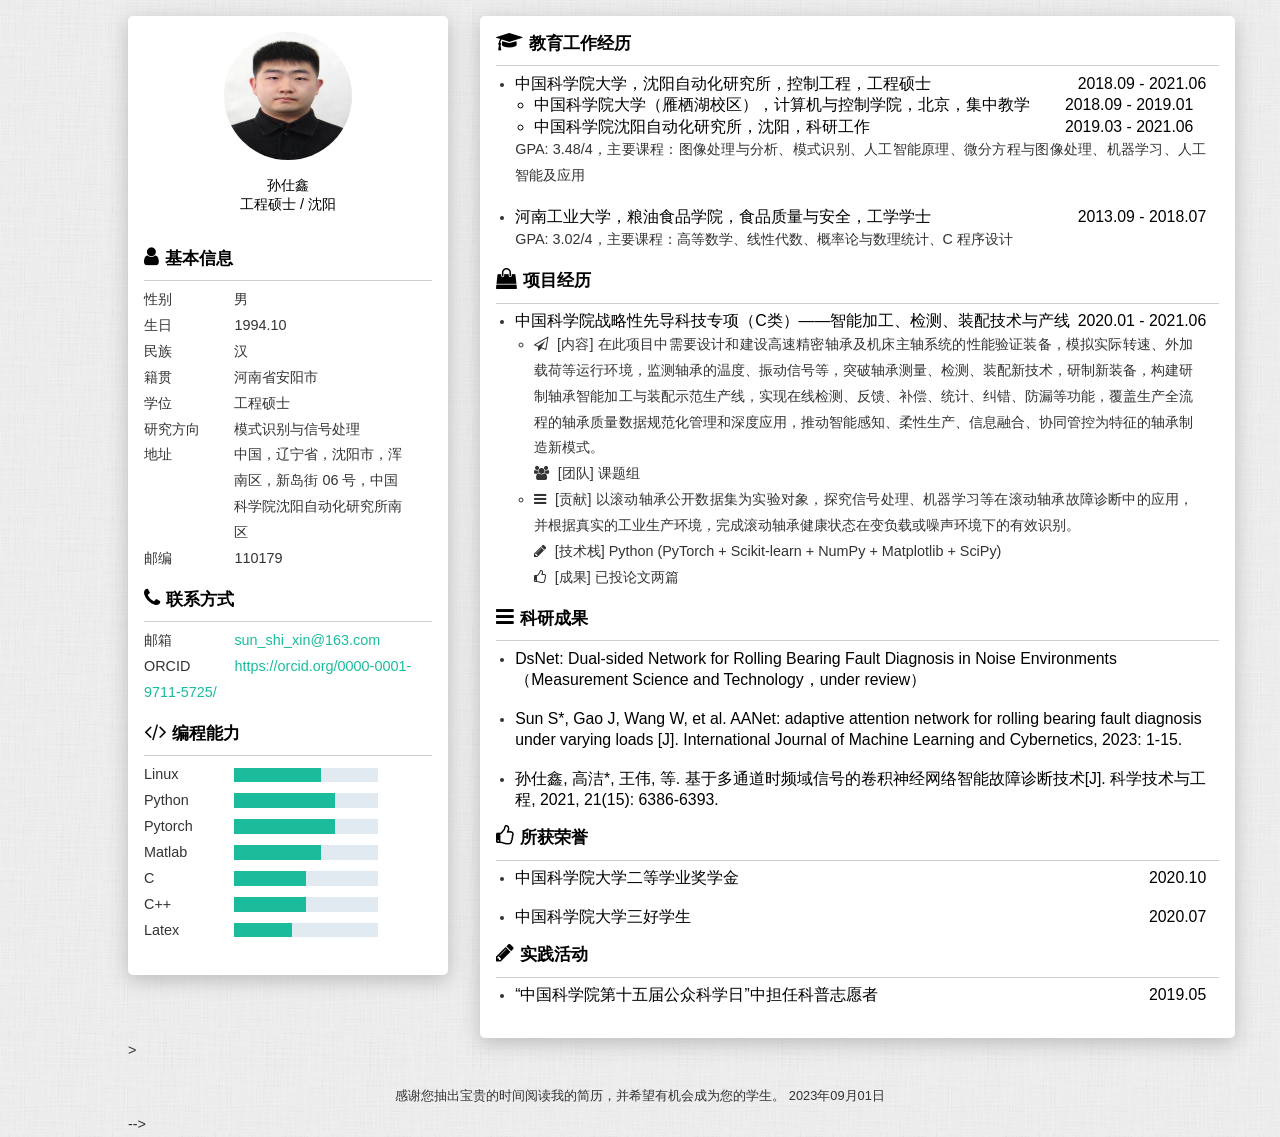
<file: index.html>
<!DOCTYPE html>
<html lang="zh-cn">

<head>
    <meta charset="utf-8">
    <meta http-equiv="X-UA-Compatible" content="IE=edge,chrome=1">
    <meta name="viewport"
        content="width=device-width, initial-scale=1.0, maximum-scale=1.0, minimum-scale=1.0, user-scalable=no" />
    <meta name="apple-mobile-web-app-status-bar-style" content="black" />
    <meta name="format-detection" content="email=no" />
    <meta name="apple-mobile-web-app-capable" content="yes" />
    <meta name="format-detection" content="telephone=no" />
    <meta name="renderer" content="webkit">
    <meta name="apple-mobile-web-app-status-bar-style" content="black">
    <meta name="apple-mobile-web-app-title" content="Amaze UI" />
    <meta http-equiv="Cache-Control" content="no-cache, no-store, must-revalidate" />
    <meta http-equiv="Pragma" content="no-cache" />
    <meta http-equiv="Expires" content="0" />
    <title>[简历]孙仕鑫 工程硕士/沈阳</title>
    <link rel="shortcut icon" href="assets/images/favicon.ico" type="image/x-icon">
    <link rel="stylesheet" href="assets/css/typo.css">
    <link rel="stylesheet" href="assets/css/font-awesome.min.css">
    <link rel="stylesheet" href="assets/css/index.css">
    <script>
        function loading() {
            document.getElementsByClassName('avatar')[0].style.display = 'block';
            document.getElementsByClassName('loading')[0].style.display = 'none';
        }
    </script>
</head>



<body>
    <style type="text/css">
        p.Indent {
            text-indent: 2em;
            /*em是相对单位，2em即现在一个字大小的两倍*/
            text-align: justify;
            text-justify: inter-character
        }
    </style>
    <style type="text/css">
        p.Justify {
            text-align: justify;
            text-justify: inter-character
        }
    </style>
    <style type="text/css">
        li.Justify {
            text-align: justify;
            text-justify: inter-character
        }
    </style>

    <header class="header"></header>
    <article class="container">
        <section class="side" id="side">
    
            <!-- 个人肖像 -->
            <section class="me">
                <section class="portrait">
                    <!-- 头像照片 -->
                    <img class="avatar" src="assets/images/ShixinSUN.jpeg" onload="loading()">
                </section>
    
                <h1 class="name">孙仕鑫</h1>
                <h4 class="info-job">工程硕士 / 沈阳</h4>
    
            </section>
    
            <!-- 基本信息 -->
            <section class="profile info-unit">
                <h2>
                    <i class="fa fa-user" aria-hidden="true"></i>基本信息
                </h2>
                <hr />
                <ul>
                    <li>
                        <label>性别</label>
                        <span>男</span>
                    </li>
                    <li>
                        <label>生日</label>
                        <span>1994.10</span>
                    </li>
                    <li>
                        <label>民族</label>
                        <span>汉</span>
                    </li>
                     <li>
                        <label>籍贯</label>
                        <span>河南省安阳市</span>
                    </li>
                    <li>
                        <label>学位</label>
                        <span>工程硕士</span>
                    </li>
                    <li>
                        <label>研究方向</label>
                        <span>模式识别与信号处理</span>
                    </li>
                    <li>
                        <label>地址</label>
                        <span>中国，辽宁省，沈阳市，浑南区，新岛街 06 号，中国科学院沈阳自动化研究所南区</span>
                    </li>
                    <li>
                        <label>邮编</label>
                        <span>110179</span>
                    </li>
                </ul>
            </section>
    
            <!-- 联系方式 -->
            <section class="contact info-unit">
                <h2>
                    <i class="fa fa-phone" aria-hidden="true"></i>联系方式
                </h2>
                <hr />
                <ul>
                    <li>
                        <label>邮箱</label>
                        <a href="mailto:sun_shi_xin@163.com" target="_blank">sun_shi_xin@163.com</a>
                    </li>
                    <li>
                        <label>ORCID</label>
                        <a href="https://orcid.org/0000-0001-9711-5725"
                            target="_blank">https://orcid.org/0000-0001-9711-5725/</a>
                    </li>
                </ul>
            </section>
    
            <!-- 编程能力 -->
            <section class="skill info-unit">
                <h2>
                    <i class="fa fa-code" aria-hidden="true"></i>编程能力
                </h2>
                <hr />
                <ul>
                    <li>
                        <label>Linux</label>
                        <progress value="60" max="100"></progress>
                    </li>
                    <li>
                        <label>Python</label>
                        <progress value="70" max="100"></progress>
                    </li>
                    <li>
                        <label>Pytorch</label>
                        <progress value="70" max="100"></progress>
                    </li>
                    <li>
                        <label>Matlab</label>
                        <progress value="60" max="100"></progress>
                    </li>
                    <li>
                        <label>C</label>
                        <progress value="50" max="100"></progress>
                    </li>
                    <li>
                        <label>C++</label>
                        <progress value="50" max="100"></progress>
                    </li>
                    <li>
                        <label>Latex</label>
                        <progress value="40" max="100"></progress>
                    </li>
                </ul>
            </section>
        </section>
    
        <section class="main">
    
            <!-- 教育及工作经历 -->
            <section class="edu info-unit">
                <h2>
                    <i class="fa fa-graduation-cap" aria-hidden="true"></i>教育工作经历
                </h2>
                <hr />
                <ul>
                    <li>
                        <h3>
                            <span>中国科学院大学，沈阳自动化研究所，控制工程，工程硕士</span>
                            <time>2018.09 - 2021.06</time>
                            <ul class="info-content">
                                <li>
                                    <span>中国科学院大学（雁栖湖校区），计算机与控制学院，北京，集中教学</span>
                                    <time>2018.09 - 2019.01</time>
                                </li>
                                <li>
                                    <span>中国科学院沈阳自动化研究所，沈阳，科研工作</span>
                                    <time>2019.03 - 2021.06</time>
                                </li>
                        </h3>
                        <p class="Justify">GPA: 3.48/4，主要课程：图像处理与分析、模式识别、人工智能原理、微分方程与图像处理、机器学习、人工智能及应用</p>
                    </li>
                    <li>
                        <h3>
                            <span>河南工业大学，粮油食品学院，食品质量与安全，工学学士</span>
                            <time>2013.09 - 2018.07</time>
                        </h3>
                        <p class="Justify">GPA: 3.02/4，主要课程：高等数学、线性代数、概率论与数理统计、C 程序设计</p>
                    </li>
                </ul>
            </section>
    
            <!-- 项目经历 -->
            <section class="work info-unit">
                <h2>
                    <i class="fa fa-shopping-bag" aria-hidden="true"></i>项目经历
                </h2>
                <hr />
                <ul>
                    <li>
                        <h3>
                            <span>中国科学院战略性先导科技专项（C类）——智能加工、检测、装配技术与产线</span>
                            <time>2020.01 - 2021.06</time>
                        </h3>
                        <ul class="info-content">
                            <li class="Justify">
                                <i class="fa fa-paper-plane-o" aria-hidden="true"></i>
                                [内容]
                                在此项目中需要设计和建设高速精密轴承及机床主轴系统的性能验证装备，模拟实际转速、外加载荷等运行环境，监测轴承的温度、振动信号等，突破轴承测量、检测、装配新技术，研制新装备，构建研制轴承智能加工与装配示范生产线，实现在线检测、反馈、补偿、统计、纠错、防漏等功能，覆盖生产全流程的轴承质量数据规范化管理和深度应用，推动智能感知、柔性生产、信息融合、协同管控为特征的轴承制造新模式。
                                <br />
                                <i class="fa fa-users" aria-hidden="true"></i>
                                [团队] 课题组
                            </li>
                            <li class="Justify">
                                <i class="fa fa-bars" aria-hidden="true"></i>
                                [贡献]
                                以滚动轴承公开数据集为实验对象，探究信号处理、机器学习等在滚动轴承故障诊断中的应用，并根据真实的工业生产环境，完成滚动轴承健康状态在变负载或噪声环境下的有效识别。
                                <br />
                                <i class="fa fa-pencil" aria-hidden="true"></i>
                                [技术栈] Python (PyTorch + Scikit-learn + NumPy + Matplotlib + SciPy)
                                <br />
                                <i class="fa fa-thumbs-o-up" aria-hidden="true"></i>
                                [成果] 已投论文两篇
                            </li>
                        </ul>
                    </li>
                </ul>
            </section>
    
            <!-- 科研成果 -->
            <section class="project info-unit">
                <h2>
                    <i class="fa fa-bars" aria-hidden="true"></i>科研成果
                </h2>
                <hr />
                <ul>
                    <li>
                        <h3>
                            <span>DsNet: Dual-sided Network for Rolling Bearing Fault Diagnosis in Noise Environments （Measurement Science and Technology，under review）</span>
                        </h3>
                    </li>
                    <li>
                        <h3>
                            <span>Sun S*, Gao J, Wang W, et al. AANet: adaptive attention network for rolling bearing fault diagnosis under varying loads [J]. International Journal of Machine Learning and Cybernetics, 2023: 1-15.</span>
                        </h3>
                    </li>
                    <li class="Justify">
                        <h3>
                            <span>孙仕鑫, 高洁*, 王伟, 等. 基于多通道时频域信号的卷积神经网络智能故障诊断技术[J]. 科学技术与工程, 2021, 21(15): 6386-6393.</span>
                        </h3>
                    </li>
                </ul>
            </section>
    
            <!-- 所获荣誉 -->
            <section class="work info-unit">
                <h2>
                    <i class="fa fa-thumbs-o-up" aria-hidden="true"></i>所获荣誉
                </h2>
                <hr />
                <ul>
                    <li>
                        <h3>
                            <span>中国科学院大学二等学业奖学金</span>
                            <time>2020.10</time>
                        </h3>
                    </li>
                    <li>
                        <h3>
                            <span>中国科学院大学三好学生</span>
                            <time>2020.07</time>
                        </h3>
                    </li>
                </ul>
            </section>
    
            <!-- 实践活动 -->
            <section class="work info-unit">
                <h2>
                    <i class="fa fa-pencil" aria-hidden="true"></i>实践活动
                </h2>
                <hr />
                <ul>
                    <li>
                        <h3>
                            <span>“中国科学院第十五届公众科学日”中担任科普志愿者</span>
                            <time>2019.05</time>
                        </h3>
                    </li>
                </ul>
            </section>
        </section>
    </article>


    <!-- 脚注 -->>
    <footer class="footer">
        <p>感谢您抽出宝贵的时间阅读我的简历，并希望有机会成为您的学生。
            <time>2023年09月01日</time>
        </p>
    </footer>


    <!-- 侧栏 
    <aside>
        <ul>
            <li>
                <a href="index-en.html" target="_top">English</a>
            </li>
            <!-- <li>
                <a href="https://github.com/shixinsun" target="_top">GitHub</a>
            </li> -->
        </ul>
    </aside>
    
    <script src="./assets/js/index.js"></script>-->
</body>

</html>
</file>
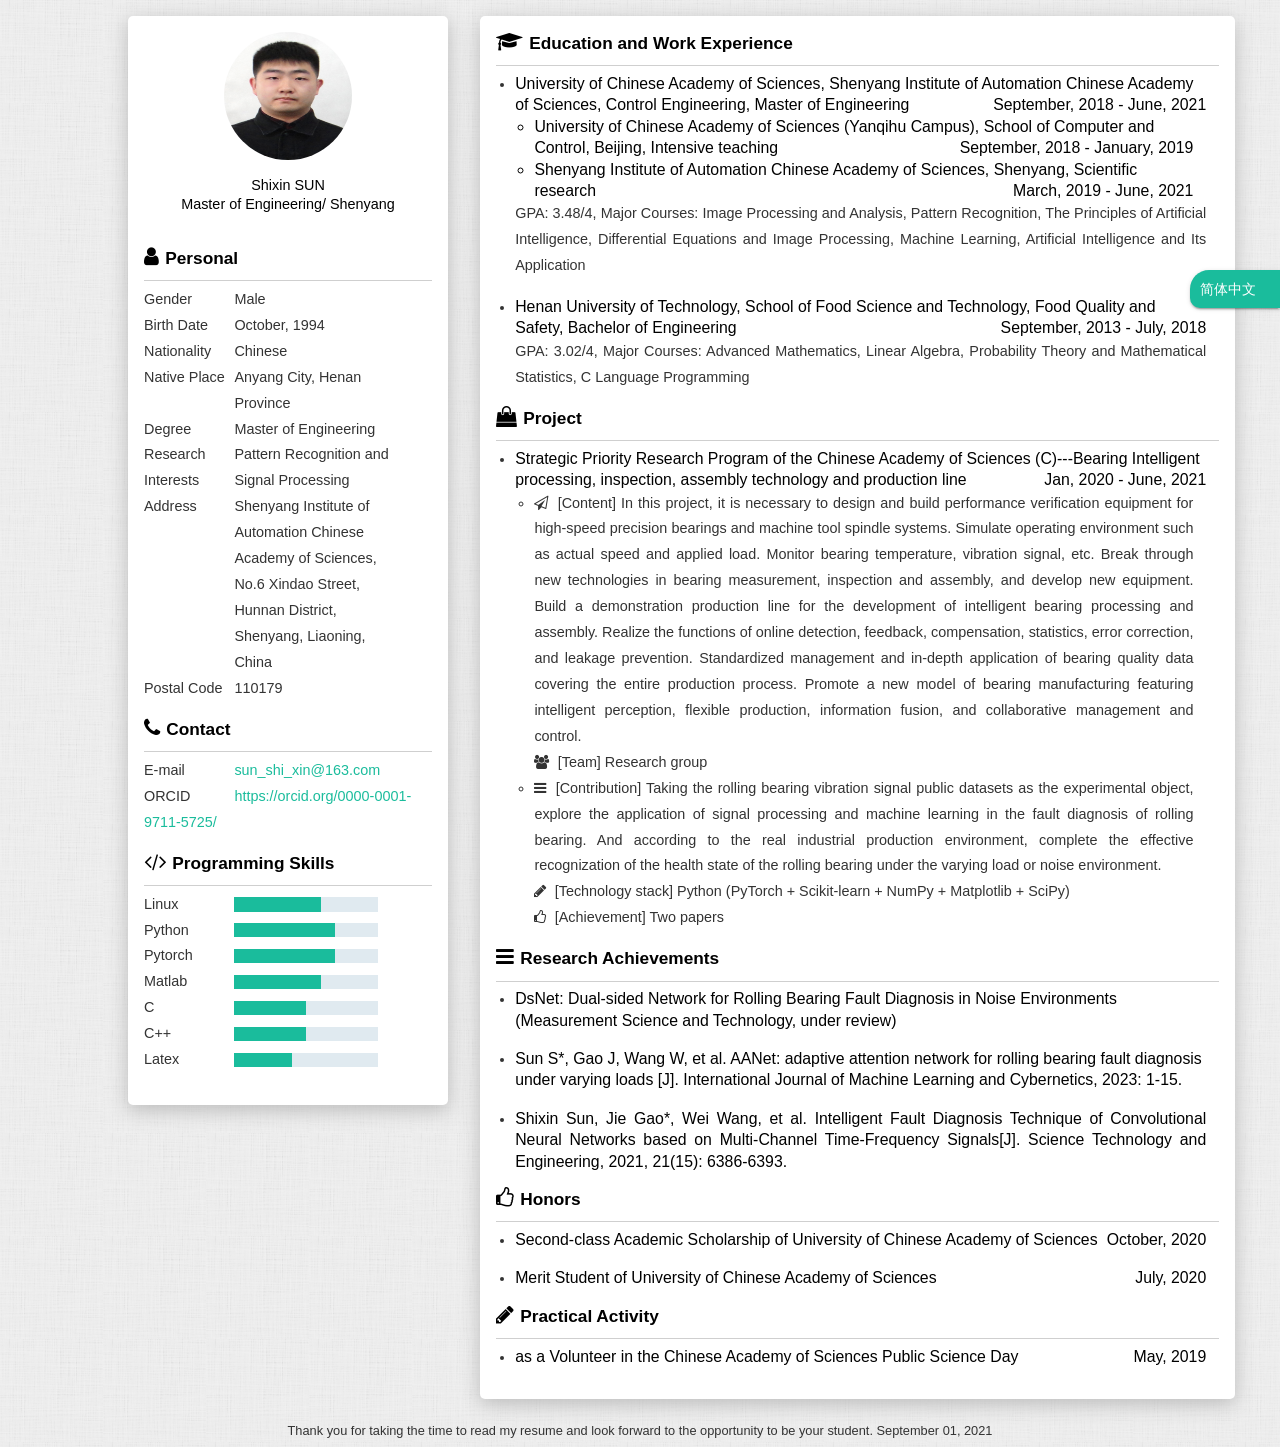
<file: index-en.html>
<!DOCTYPE html>
<html lang="zh-cn">

<head>
    <meta charset="utf-8">
    <meta http-equiv="X-UA-Compatible" content="IE=edge,chrome=1">
    <meta name="viewport"
        content="width=device-width, initial-scale=1.0, maximum-scale=1.0, minimum-scale=1.0, user-scalable=no" />
    <meta name="apple-mobile-web-app-status-bar-style" content="black" />
    <meta name="format-detection" content="email=no" />
    <meta name="apple-mobile-web-app-capable" content="yes" />
    <meta name="format-detection" content="telephone=no" />
    <meta name="renderer" content="webkit">
    <meta name="apple-mobile-web-app-status-bar-style" content="black">
    <meta name="apple-mobile-web-app-title" content="Amaze UI" />
    <meta http-equiv="Cache-Control" content="no-cache, no-store, must-revalidate" />
    <meta http-equiv="Pragma" content="no-cache" />
    <meta http-equiv="Expires" content="0" />
    <title>[CV]Shixin SUN Master/Shenyang</title>
    <link rel="shortcut icon" href="assets/images/favicon.ico" type="image/x-icon">
    <link rel="stylesheet" href="assets/css/typo.css">
    <link rel="stylesheet" href="assets/css/font-awesome.min.css">
    <link rel="stylesheet" href="assets/css/index.css">
    <script>
        function loading() {
            document.getElementsByClassName('avatar')[0].style.display = 'block';
            document.getElementsByClassName('loading')[0].style.display = 'none';
        }
    </script>
</head>



<body>
    <style type="text/css">
        p.Indent {
            text-indent: 2em;
            /*em是相对单位，2em即现在一个字大小的两倍*/
            text-align: justify;
            text-justify: inter-character
        }
    </style>
    <style type="text/css">
        p.Justify {
            text-align: justify;
            text-justify: inter-character
        }
    </style>
    <style type="text/css">
        li.Justify {
            text-align: justify;
            text-justify: inter-character
        }
    </style>

    <header class="header"></header>
    <article class="container">
        <section class="side" id="side">
    
            <!-- Portrait -->
            <section class="me">
                <section class="portrait">
                    <!-- Portrait -->
                    <img class="avatar" src="assets/images/ShixinSUN.jpeg" onload="loading()">
                </section>
    
                <h1 class="name">Shixin SUN</h1>
                <h4 class="info-job">Master of Engineering/ Shenyang</h4>
    
            </section>
    
            <!-- Personal -->
            <section class="profile info-unit">
                <h2>
                    <i class="fa fa-user" aria-hidden="true"></i>Personal
                </h2>
                <hr />
                <ul>
                    <li>
                        <label>Gender</label>
                        <span>Male</span>
                    </li>
                    <li>
                        <label>Birth Date</label>
                        <span>October, 1994</span>
                    </li>
                    <li>
                        <label>Nationality</label>
                        <span>Chinese</span>
                    </li>
                    <li>
                        <label>Native Place</label>
                        <span>Anyang City, Henan Province</span>
                    </li>
                    <li>
                        <label>Degree</label>
                        <span>Master of Engineering</span>
                    </li>
                    <li>
                        <label>Research Interests</label>
                        <span>Pattern Recognition and Signal Processing</span>
                    </li>
                    <li>
                        <label>Address</label>
                        <span>Shenyang Institute of Automation Chinese Academy of Sciences, No.6 Xindao Street, Hunnan
                            District, Shenyang, Liaoning, China</span>
                    </li>
                    <li>
                        <label>Postal Code</label>
                        <span>110179</span>
                    </li>
                </ul>
            </section>
    
            <!-- Contact -->
            <section class="contact info-unit">
                <h2>
                    <i class="fa fa-phone" aria-hidden="true"></i>Contact
                </h2>
                <hr />
                <ul>
                    <li>
                        <label>E-mail</label>
                        <a href="mailto:sun_shi_xin@163.com" target="_blank">sun_shi_xin@163.com</a>
                    </li>
                    <li>
                        <label>ORCID</label>
                        <a href="https://orcid.org/0000-0001-9711-5725"
                            target="_blank">https://orcid.org/0000-0001-9711-5725/</a>
                    </li>
            </section>
    
            <!-- Programming Skills -->
            <section class="skill info-unit">
                <h2>
                    <i class="fa fa-code" aria-hidden="true"></i>Programming Skills
                </h2>
                <hr />
                <ul>
                    <li>
                        <label>Linux</label>
                        <progress value="60" max="100"></progress>
                    </li>
                    <li>
                        <label>Python</label>
                        <progress value="70" max="100"></progress>
                    </li>
                    <li>
                        <label>Pytorch</label>
                        <progress value="70" max="100"></progress>
                    </li>
                    <li>
                        <label>Matlab</label>
                        <progress value="60" max="100"></progress>
                    </li>
                    <li>
                        <label>C</label>
                        <progress value="50" max="100"></progress>
                    </li>
                    <li>
                        <label>C++</label>
                        <progress value="50" max="100"></progress>
                    </li>
                    <li>
                        <label>Latex</label>
                        <progress value="40" max="100"></progress>
                    </li>
                </ul>
            </section>
        </section>
    
        <section class="main">
    
            <!-- Education and Work Experience-->
            <section class="edu info-unit">
                <h2>
                    <i class="fa fa-graduation-cap" aria-hidden="true"></i>Education and Work Experience
                </h2>
                <hr />
                <ul>
                    <li>
                        <h3>
                            <span>University of Chinese Academy of Sciences, Shenyang Institute of Automation Chinese
                                Academy of Sciences, Control Engineering, Master of Engineering</span>
                            <time>September, 2018 - June, 2021</time>
                            <ul class="info-content">
                                <li>
                                    <span>University of Chinese Academy of Sciences (Yanqihu Campus), School of Computer and Control, Beijing, Intensive
                                        teaching</span>
                                    <time>September, 2018 - January, 2019</time>
                                </li>
                                <li>
                                    <span>Shenyang Institute of Automation Chinese Academy of Sciences, Shenyang,
                                        Scientific research</span>
                                    <time>March, 2019 - June, 2021</time>
                                </li>
                        </h3>
                        <p class="Justify">GPA: 3.48/4, Major Courses: Image Processing and Analysis, Pattern
                            Recognition, The
                            Principles of Artificial Intelligence, Differential Equations and Image Processing, Machine
                            Learning, Artificial Intelligence and Its Application</p>
                    </li>
                    <li>
                        <h3>
                            <span>Henan University of Technology, School of Food Science and Technology, Food Quality
                                and Safety, Bachelor of Engineering</span>
                            <time>September, 2013 - July, 2018</time>
                        </h3>
                        <p class="Justify">GPA: 3.02/4, Major Courses: Advanced Mathematics, Linear Algebra, Probability
                            Theory and
                            Mathematical Statistics, C Language Programming</p>
                    </li>
                </ul>
            </section>
    
            <!-- Project -->
            <section class="work info-unit">
                <h2>
                    <i class="fa fa-shopping-bag" aria-hidden="true"></i>Project
                </h2>
                <hr />
                <ul>
                    <li>
                        <h3>
                            <span>Strategic Priority Research Program of the Chinese Academy of Sciences (C)---Bearing
                                Intelligent processing, inspection, assembly technology and production line</span>
                            <time>Jan, 2020 - June, 2021</time>
                        </h3>
                        <ul class="info-content">
                            <li class="Justify">
                                <i class="fa fa-paper-plane-o" aria-hidden="true"></i>
                                [Content] In this project, it is necessary to design and build performance verification
                                equipment for high-speed precision bearings and machine tool spindle systems. Simulate
                                operating environment such as actual speed and applied load. Monitor bearing
                                temperature, vibration signal, etc. Break through new technologies in bearing
                                measurement, inspection and assembly, and develop new equipment. Build a demonstration
                                production line for the development of intelligent bearing processing and assembly.
                                Realize the functions of online detection, feedback, compensation, statistics, error
                                correction, and leakage prevention. Standardized management and in-depth application of
                                bearing quality data covering the entire production process. Promote a new model of
                                bearing manufacturing featuring intelligent perception, flexible production, information
                                fusion, and collaborative management and control.
                                <br />
                                <i class="fa fa-users" aria-hidden="true"></i>
                                [Team] Research group
                            </li>
                            <li class="Justify">
                                <i class="fa fa-bars" aria-hidden="true"></i>
                                [Contribution] Taking the rolling bearing vibration signal public datasets as the experimental object, explore the application of signal
                                processing and machine learning in the fault diagnosis of rolling bearing. And according
                                to the real industrial production environment, complete the effective recognization of
                                the health state of the rolling bearing under the varying load or noise environment.
                                <br />
                                <i class="fa fa-pencil" aria-hidden="true"></i>
                                [Technology stack] Python (PyTorch + Scikit-learn + NumPy + Matplotlib + SciPy)
                                <br />
                                <i class="fa fa-thumbs-o-up" aria-hidden="true"></i>
                                [Achievement] Two papers
                            </li>
                    </li>
                </ul>
                </li>
                </ul>
            </section>
    
            <!-- Research Achievements -->
            <section class="project info-unit">
                <h2>
                    <i class="fa fa-bars" aria-hidden="true"></i>Research Achievements
                </h2>
                <hr />
                <ul>
                    <li>
                        <h3>
                            <span>DsNet: Dual-sided Network for Rolling Bearing Fault Diagnosis in Noise Environments (Measurement Science and Technology, under review)</span>
                        </h3>
                    </li>
                    <li>
                        <h3>
                            <span>Sun S*, Gao J, Wang W, et al. AANet: adaptive attention network for rolling bearing fault diagnosis under varying loads [J]. International Journal of Machine Learning and Cybernetics, 2023: 1-15.</span>
                        </h3>
                    </li>
                    <li class="Justify">
                        <h3>
                            <span>Shixin Sun, Jie Gao*, Wei Wang, et al. Intelligent Fault Diagnosis Technique of
                                Convolutional Neural Networks based on Multi-Channel Time-Frequency Signals[J]. Science
                                Technology and Engineering, 2021, 21(15): 6386-6393.</span>
                        </h3>
                    </li>
                </ul>
            </section>
    
            <!-- Honors -->
            <section class="work info-unit">
                <h2>
                    <i class="fa fa-thumbs-o-up" aria-hidden="true"></i>Honors
                </h2>
                <hr />
                <ul>
                    <li>
                        <h3>
                            <span>Second-class Academic Scholarship of University of Chinese Academy of Sciences</span>
                            <time>October, 2020</time>
                        </h3>
                    </li>
                    <li>
                        <h3>
                            <span>Merit Student of University of Chinese Academy of Sciences</span>
                            <time>July, 2020</time>
                        </h3>
                    </li>
                </ul>
            </section>
    
            <!-- Practical Activity -->
            <section class="work info-unit">
                <h2>
                    <i class="fa fa-pencil" aria-hidden="true"></i>Practical Activity
                </h2>
                <hr />
                <ul>
                    <li>
                        <h3>
                            <span>as a Volunteer in the Chinese Academy of Sciences Public Science Day</span>
                            <time>May, 2019</time>
                        </h3>
                    </li>
                </ul>
            </section>
        </section>
    </article>


    <!-- Footer -->
    <footer class="footer">
        <p>Thank you for taking the time to read my resume and look forward to the opportunity to be your student.
            <time>September 01, 2021</time>
        </p>
    </footer>


    <!-- Side -->
    <aside>
        <ul>
            <li>
                <a href="index.html" target="_top">简体中文</a>
            </li>
            <!-- <li>
                <a href="https://github.com/shixinsun" target="_top">GitHub</a>
            </li> -->
        </ul>
    </aside>
    
    <script src="./assets/js/index.js"></script>
</body>

</html>
</file>
<file: assets/css/typo.css>
@charset "utf-8";

/* 防止用户自定义背景颜色对网页的影响，添加让用户可以自定义字体 */
html {
  color: #333;
  background: #fff;
  -webkit-text-size-adjust: 100%;
  -ms-text-size-adjust: 100%;
  text-rendering: optimizelegibility;
}

/* 如果你的项目仅支持 IE9+ | Chrome | Firefox 等，推荐在 <html> 中添加 .borderbox 这个 class */
html.borderbox *, html.borderbox *:before, html.borderbox *:after {
  -moz-box-sizing: border-box;
  -webkit-box-sizing: border-box;
  box-sizing: border-box;
}

/* 内外边距通常让各个浏览器样式的表现位置不同 */
body, dl, dt, dd, ul, ol, li, h1, h2, h3, h4, h5, h6, pre, code, form, fieldset, legend, input, textarea, p, blockquote, th, td, hr, button, article, aside, details, figcaption, figure, footer, header, menu, nav, section {
  margin: 0;
  padding: 0;
}

/* 重设 HTML5 标签, IE 需要在 js 中 createElement(TAG) */
article, aside, details, figcaption, figure, footer, header, menu, nav, section {
  display: block;
}

/* HTML5 媒体文件跟 img 保持一致 */
audio, canvas, video {
  display: inline-block;
}

/* 要注意表单元素并不继承父级 font 的问题 */
body, button, input, select, textarea {
  font: 300 1em/1.8 PingFang SC, Lantinghei SC, Microsoft Yahei, Hiragino Sans GB, Microsoft Sans Serif, WenQuanYi Micro Hei, sans-serif;
}

button::-moz-focus-inner,
input::-moz-focus-inner {
  padding: 0;
  border: 0;
}

/* 去掉各Table cell 的边距并让其边重合 */
table {
  border-collapse: collapse;
  border-spacing: 0;
}

/* 去除默认边框 */
fieldset, img {
  border: 0;
}

/* 块/段落引用 */
blockquote {
  position: relative;
  color: #999;
  font-weight: 400;
  border-left: 1px solid #1abc9c;
  padding-left: 1em;
  margin: 1em 3em 1em 2em;
}

@media only screen and ( max-width: 640px ) {
  blockquote {
    margin: 1em 0;
  }
}

/* Firefox 以外，元素没有下划线，需添加 */
acronym, abbr {
  border-bottom: 1px dotted;
  font-variant: normal;
}

/* 添加鼠标问号，进一步确保应用的语义是正确的（要知道，交互他们也有洁癖，如果你不去掉，那得多花点口舌） */
abbr {
  cursor: help;
}

/* 一致的 del 样式 */
del {
  text-decoration: line-through;
}

address, caption, cite, code, dfn, em, th, var {
  font-style: normal;
  font-weight: 400;
}

/* 去掉列表前的标识, li 会继承，大部分网站通常用列表来很多内容，所以应该当去 */
ul, ol {
  list-style: none;
}

/* 对齐是排版最重要的因素, 别让什么都居中 */
caption, th {
  text-align: left;
}

q:before, q:after {
  content: '';
}

/* 统一上标和下标 */
sub, sup {
  font-size: 75%;
  line-height: 0;
  position: relative;
}

:root sub, :root sup {
  vertical-align: baseline; /* for ie9 and other modern browsers */
}

sup {
  top: -0.5em;
}

sub {
  bottom: -0.25em;
}

/* 让链接在 hover 状态下显示下划线 */
a {
  color: #1abc9c;
}

a:hover {
  text-decoration: underline;
}

.typo a {
  border-bottom: 1px solid #1abc9c;
}

.typo a:hover {
  border-bottom-color: #555;
  color: #555;
  text-decoration: none;
}

/* 默认不显示下划线，保持页面简洁 */
ins, a {
  text-decoration: none;
}

/* 专名号：虽然 u 已经重回 html5 Draft，但在所有浏览器中都是可以使用的，
 * 要做到更好，向后兼容的话，添加 class="typo-u" 来显示专名号
 * 关于 <u> 标签：http://www.whatwg.org/specs/web-apps/current-work/multipage/text-level-semantics.html#the-u-element
 * 被放弃的是 4，之前一直搞错 http://www.w3.org/TR/html401/appendix/changes.html#idx-deprecated
 * 一篇关于 <u> 标签的很好文章：http://html5doctor.com/u-element/
 */
u, .typo-u {
  text-decoration: underline;
}

/* 标记，类似于手写的荧光笔的作用 */
mark {
  background: #fffdd1;
  border-bottom: 1px solid #ffedce;
  padding: 2px;
  margin: 0 5px;
}

/* 代码片断 */
pre, code, pre tt {
  font-family: Courier, 'Courier New', monospace;
}

pre {
  background: #f8f8f8;
  border: 1px solid #ddd;
  padding: 1em 1.5em;
  display: block;
  -webkit-overflow-scrolling: touch;
}

/* 一致化 horizontal rule */
hr {
  border: none;
  border-bottom: 1px solid #cfcfcf;
  margin-bottom: 0.8em;
  height: 10px;
}

/* 底部印刷体、版本等标记 */
small, .typo-small,
  /* 图片说明 */
figcaption {
  font-size: 0.9em;
  color: #888;
}

strong, b {
  font-weight: bold;
  color: #000;
}

/* 可拖动文件添加拖动手势 */
[draggable] {
  cursor: move;
}

.clearfix:before, .clearfix:after {
  content: "";
  display: table;
}

.clearfix:after {
  clear: both;
}

.clearfix {
  zoom: 1;
}

/* 强制文本换行 */
.textwrap, .textwrap td, .textwrap th {
  word-wrap: break-word;
  word-break: break-all;
}

.textwrap-table {
  table-layout: fixed;
}

/* 提供 serif 版本的字体设置: iOS 下中文自动 fallback 到 sans-serif */
.serif {
  font-family: Palatino, Optima, Georgia, serif;
}

/* 保证块/段落之间的空白隔行 */
.typo p, .typo pre, .typo ul, .typo ol, .typo dl, .typo form, .typo hr, .typo table,
.typo-p, .typo-pre, .typo-ul, .typo-ol, .typo-dl, .typo-form, .typo-hr, .typo-table, blockquote {
  margin-bottom: 1.2em
}

h1, h2, h3, h4, h5, h6 {
  font-family: PingFang SC, Verdana, Helvetica Neue, Microsoft Yahei, Hiragino Sans GB, Microsoft Sans Serif, WenQuanYi Micro Hei, sans-serif;
  font-weight: 100;
  color: #000;
  line-height: 1.35;
}

/* 标题应该更贴紧内容，并与其他块区分，margin 值要相应做优化 */
.typo h1, .typo h2, .typo h3, .typo h4, .typo h5, .typo h6,
.typo-h1, .typo-h2, .typo-h3, .typo-h4, .typo-h5, .typo-h6 {
  margin-top: 1.2em;
  margin-bottom: 0.6em;
  line-height: 1.35;
}

.typo h1, .typo-h1 {
  font-size: 2em;
}

.typo h2, .typo-h2 {
  font-size: 1.8em;
}

.typo h3, .typo-h3 {
  font-size: 1.6em;
}

.typo h4, .typo-h4 {
  font-size: 1.4em;
}

.typo h5, .typo h6, .typo-h5, .typo-h6 {
  font-size: 1.2em;
}

/* 在文章中，应该还原 ul 和 ol 的样式 */
.typo ul, .typo-ul {
  margin-left: 1.3em;
  list-style: disc;
}

.typo ol, .typo-ol {
  list-style: decimal;
  margin-left: 1.9em;
}

.typo li ul, .typo li ol, .typo-ul ul, .typo-ul ol, .typo-ol ul, .typo-ol ol {
  margin-bottom: 0.8em;
  margin-left: 2em;
}

.typo li ul, .typo-ul ul, .typo-ol ul {
  list-style: circle;
}

/* 同 ul/ol，在文章中应用 table 基本格式 */
.typo table th, .typo table td, .typo-table th, .typo-table td, .typo table caption {
  border: 1px solid #ddd;
  padding: 0.5em 1em;
  color: #666;
}

.typo table th, .typo-table th {
  background: #fbfbfb;
}

.typo table thead th, .typo-table thead th {
  background: #f1f1f1;
}

.typo table caption {
  border-bottom: none;
}

/* 去除 webkit 中 input 和 textarea 的默认样式  */
.typo-input, .typo-textarea {
  -webkit-appearance: none;
  border-radius: 0;
}

.typo-em, .typo em, legend, caption {
  color: #000;
  font-weight: inherit;
}

/* 着重号，只能在少量（少于100个字符）且全是全角字符的情况下使用 */
.typo-em {
  position: relative;
}

.typo-em:after {
  position: absolute;
  top: 0.65em;
  left: 0;
  width: 100%;
  overflow: hidden;
  white-space: nowrap;
  content: "・・・・・・・・・・・・・・・・・・・・・・・・・・・・・・・・・・・・・・・・・・・・・・・・・・・・・・・・・・・・・・・・・・・・・・・・・・・・・・・・・・・・・・・・・・・・・・・・・・・・";
}

/* Responsive images */
.typo img {
  max-width: 100%;
}
</file>
<file: assets/css/index.css>
﻿@charset "UTF-8";
/* -------------------------------------------------
 * 公共部分
 * ------------------------------------------------- */
body {
  background: #e5e5e5 url(../../assets/images/background.png);
  width: 100%;
  overflow-x: hidden;
  padding: 1rem 10%;
  padding-bottom: 0;
  box-sizing: border-box;
  font-size: .9em; }
  body .fa {
    margin-right: .3em; }
  body .info-unit {
    margin-bottom: 1rem; }
    body .info-unit h2 {
      font-weight: 700; }
    body .info-unit h3 {
      font-weight: 300; }

/* -------------------------------------------------
 * 头部部分
 * ------------------------------------------------- */
.header {
  display: none; }

/* -------------------------------------------------
 * 主体部分
 * ------------------------------------------------- */
.container .side {
  position: absolute;
  width: 20rem;
  background: #fff;
  border-radius: 5px;
  box-shadow: 0 5px 20px #bbb;
  box-sizing: border-box;
  padding: 1rem; }
  .container .side .me {
    text-align: center;
    margin-bottom: 2rem; }
    .container .side .me .portrait {
      margin: 0 auto;
      margin-bottom: 1rem;
      width: 8rem;
      height: 8rem;
      overflow: hidden;
      position: relative; }
      .container .side .me .portrait .loading {
        position: absolute;
        top: 50%;
        transform: translateY(-50%);
        width: 8rem;
        height: 4rem;
        margin: 0 auto; }
      .container .side .me .portrait .loading span {
        display: inline-block;
        width: 8px;
        height: 100%;
        border-radius: 4px;
        background: lightgreen;
        -webkit-animation: load 1s ease infinite; }
@-webkit-keyframes load {
  0%,100% {
    height: 3rem;
    margin: .5rem 0;
    background: lightblue; }
  50% {
    height: 1rem;
    margin: 1.5rem 0;
    background: lightgreen; } }
@keyframes {
  0%,100% {
    height: 3rem;
    margin: .5rem 0;
    background: lightblue; }
  50% {
    height: 1rem;
    margin: 1.5rem 0;
    background: lightgreen; } }
      .container .side .me .portrait .loading span:nth-child(2) {
        -webkit-animation-delay: 0.2s; }
      .container .side .me .portrait .loading span:nth-child(3) {
        -webkit-animation-delay: 0.4s; }
      .container .side .me .portrait .loading span:nth-child(4) {
        -webkit-animation-delay: 0.6s; }
      .container .side .me .portrait .loading span:nth-child(5) {
        -webkit-animation-delay: 0.8s; }
      .container .side .me .portrait img {
        width: 8rem;
        height: 8rem;
        border-radius: 50%; }
  .container .side .info-unit ul li label {
    display: inline-block;
    width: 30%; }
  .container .side .info-unit ul li span {
    display: inline-block;
    vertical-align: top;
    width: 60%; }
.container .main {
  position: relative;
  margin-left: 22rem;
  background: #fff;
  border-radius: 5px;
  box-shadow: 0 5px 20px #bbb;
  width: 755px;
  box-sizing: border-box;
  padding: 1rem; }
  .container .main .info-unit ul {
    box-sizing: border-box;
    padding-left: 1.2rem;
    padding-right: 0.8rem; }
    .container .main .info-unit ul li {
      margin-bottom: 1rem;
      list-style: disc; }
      .container .main .info-unit ul li h3 .link {
        font-size: .5rem;
        border: 1px solid #4db6ac;
        padding: 1px 3px;
        -webkit-border-radius: 5px;
        border-radius: 5px;
        margin-left: .5rem; }
      .container .main .info-unit ul li h3 time {
        text-align: right;
        float: right; }
      .container .main .info-unit ul li .info-content li {
        list-style: circle;
        margin: 0; }
      .container .main .info-unit ul li .info-content .fa {
        font-size: 1em; }

/* -------------------------------------------------
 * 文档底部
 * ------------------------------------------------- */
.footer {
  width: 100%;
  margin-top: 1rem;
  height: 2rem; }
  .footer p {
    line-height: 2rem;
    text-align: center;
    font-size: 0.8rem; }

/* -------------------------------------------------
 * 自定义部分
 * ------------------------------------------------- */
.fa {
  font-size: 1.2em; }

h2 {
  font-size: 1.2em; }

h3 {
  font-size: 1.1em; }

hr {
  margin-bottom: .4em; }

aside {
  position: fixed;
  right: 0;
  top: 30%;
  z-index: 2; }
  aside ul li {
    margin-bottom: 10px;
    -webkit-border-radius: 10px 0 0 10px;
    border-radius: 19px 0 0 10px;
    -webkit-box-shadow: 0 2px 2px 0 rgba(0, 0, 0, 0.14), 0 3px 1px -2px rgba(0, 0, 0, 0.2), 0 1px 5px 0 rgba(0, 0, 0, 0.12);
    box-shadow: 0 2px 2px 0 rgba(0, 0, 0, 0.14), 0 3px 1px -2px rgba(0, 0, 0, 0.2), 0 1px 5px 0 rgba(0, 0, 0, 0.12);
    background: #1abc9c; }
    aside ul li a {
      display: inline-block;
      width: 80px;
      height: 38px;
      line-height: 38px;
      padding-left: 10px;
      color: #fff; }

progress {
  background-color: #f6f6f6;
  display: inline;
  /*width: 195px;*/
  height: 1em; }

progress::-webkit-progress-bar {
  background-color: #e0eaf0; }

progress::-webkit-progress-value {
  background-color: #1abc9c; }

progress::-moz-progress-bar {
  background-color: #e0eaf0; }

progress::-moz-progress-value {
  background-color: #708d9b; }

.progress-list {
  line-height: 2; }

mark {
  background: rgba(232, 232, 232, 0.8); }

@media screen and (max-width: 1169px) {
  .container .info-unit h3 span {
    display: block; }

  .container .info-unit h3 span.link {
    display: inline; }

  .container .project h3 span {
    display: inline; }

  .container .project h3 time {
    display: block; }

  .container .main .info-unit ul li h3 time {
    float: none;
    text-align: left; } }
@media screen and (max-width: 1034px) {
  body {
    padding: 1rem 3%; } }
@media screen and (max-width: 414px) {
  .container .side {
    position: static;
    width: 95%;
    margin: 0 auto; }

  .container .main {
    position: static;
    margin-left: 0;
    width: 95%;
    margin: 0 auto;
    margin-top: 1.5rem; }

  #nav-m {
    display: none;
    position: fixed;
    width: 28px;
    height: 28px;
    right: 10px;
    bottom: 20px;
    box-shadow: 0 5px 20px #bbb;
    border-radius: 50%; }

  #nav-m svg {
    width: 28px;
    height: 28px; }

  aside {
    display: none; } }

/*# sourceMappingURL=index.css.map */
</file>
